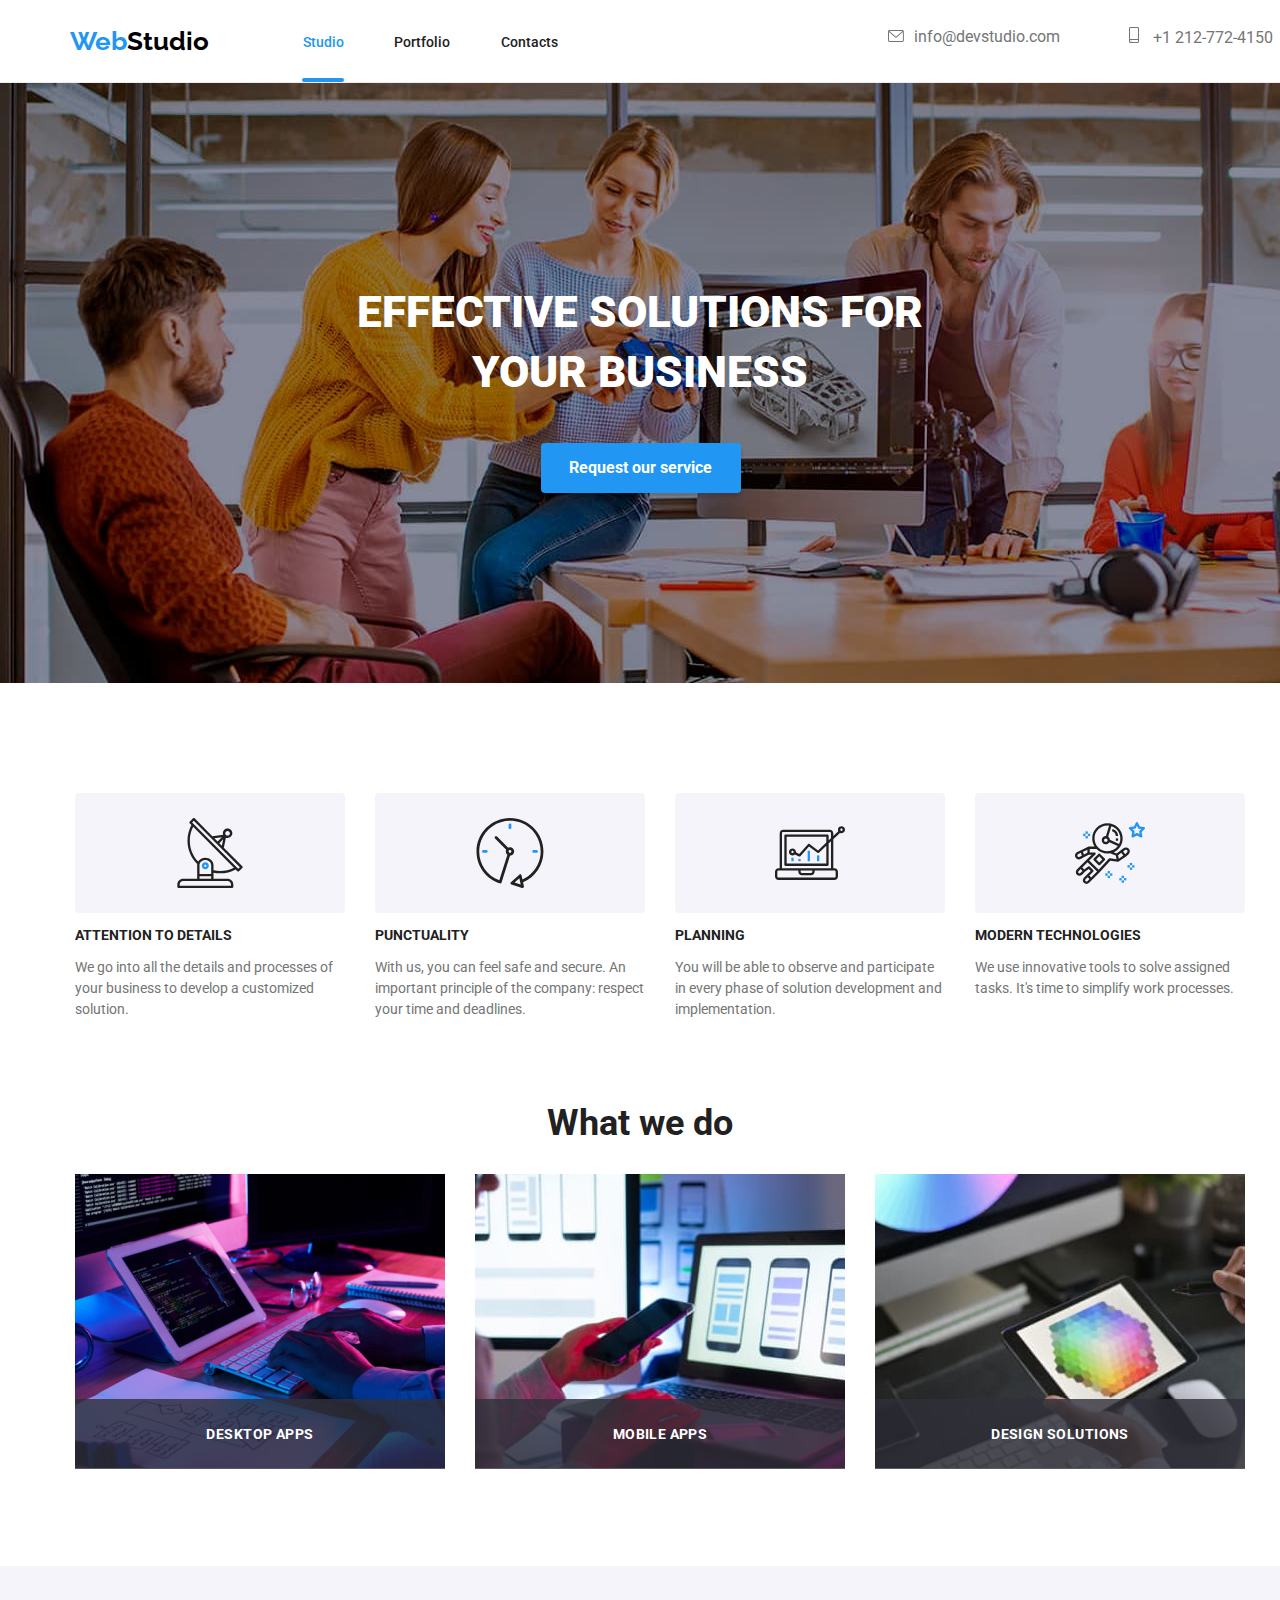
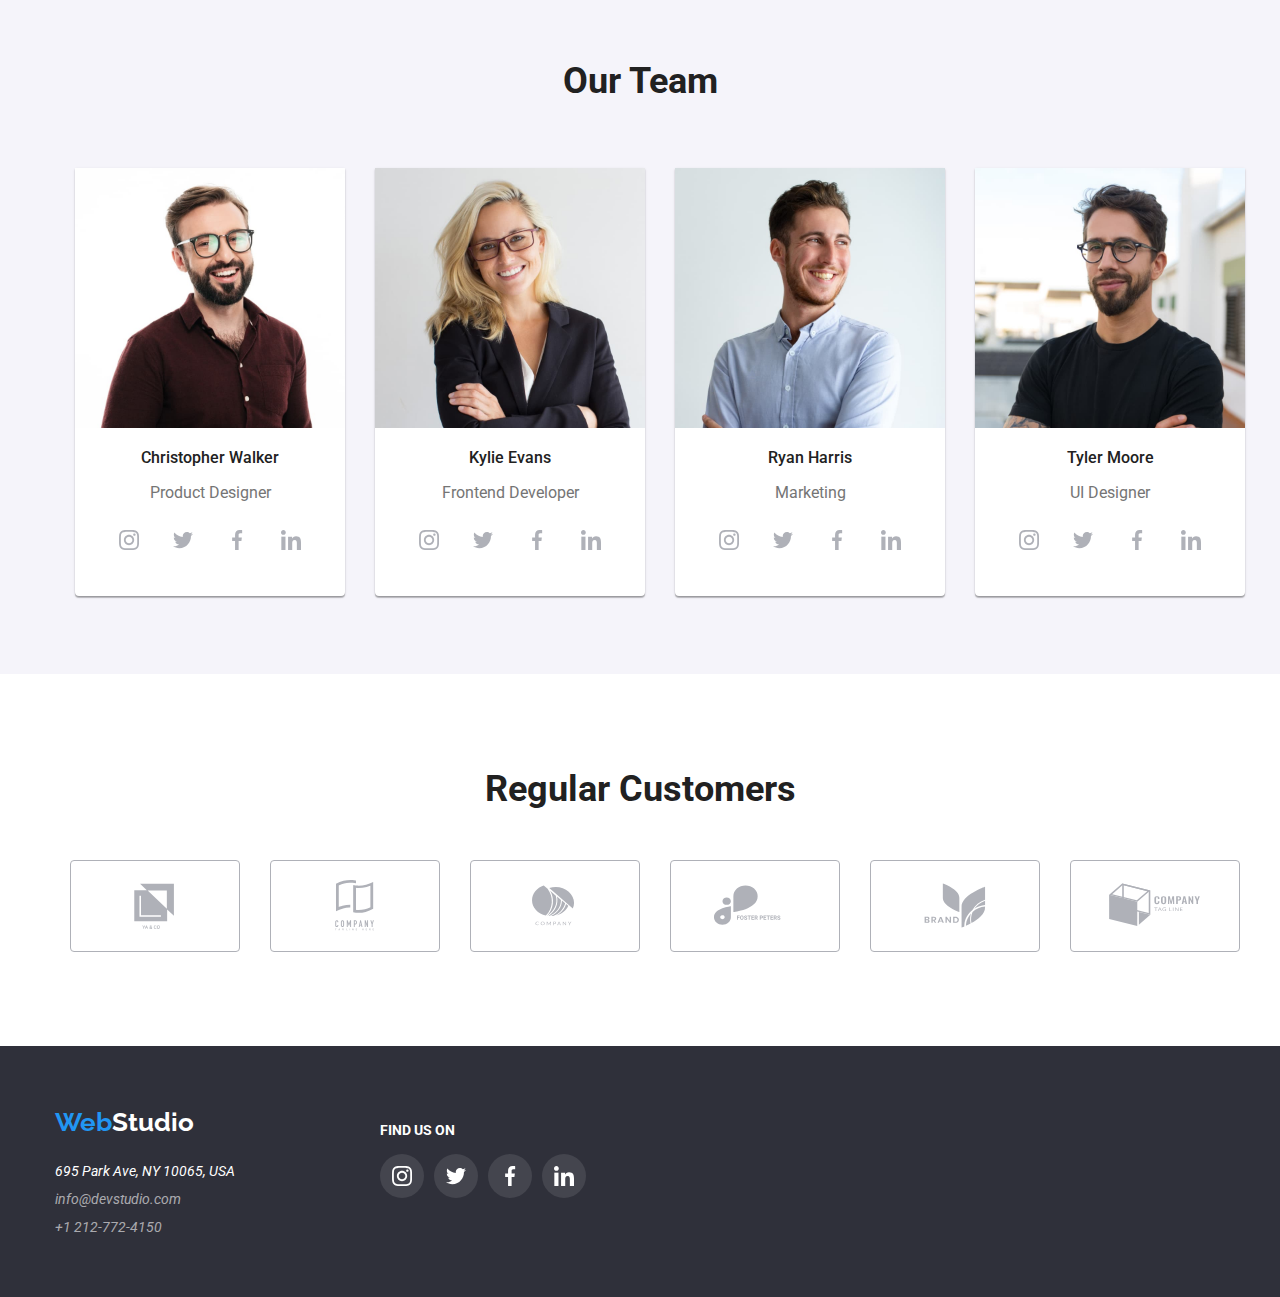
<file: index.html>
<!DOCTYPE html>
<html lang="en">
  <head>
    <meta charset="UTF-8" />
    <meta name="viewport" content="width=device-width, initial-scale=1.0" />
    <title>WebStudio</title>
    <link rel="preconnect" href="https://fonts.googleapis.com" />
    <link rel="preconnect" href="https://fonts.gstatic.com" crossorigin />
    <link
      href="https://fonts.googleapis.com/css2?family=Raleway:wght@700&family=Roboto:wght@400;500;700;900&display=swap"
      rel="stylesheet"
    />
    <link
      rel="stylesheet"
      href="https://cdnjs.cloudflare.com/ajax/libs/modern-normalize/1.0.0/modern-normalize.min.css"
    />
    <link rel="stylesheet" href="./css/style.css" />
  </head>
  <body>
  <header class="global-header">
      <div class="container">
        <div class="list-navig">
          <a class="logo" href="./index.html">
            <span class="web">Web</span>Studio
          </a>
          <!--Navigation Section-->
          <nav class="main-navigation">
            <ul>
              <div class="list-nav">
                <li>
                  <a href="./index.html"><span class="current">Studio</span></a>
                </li>
                <div  class="rectangle"></div>
              </div>
              
              
                <li><a href="./portfolio.html">Portfolio</a></li>
                
              
              <div class="list-nav">
                <li><a href="#">Contacts</a></li>
                <div  class="rectangle-three"></div>
              </div>
              
            </ul>
          </nav>
          <div class="contact-container">
            <div class="info"> 
              <a class="links" href="info@devstudio.com"> 
                <svg class="icon-envelope"> 
                  <use href="./symbol-defs.svg#icon-envelope-hover"/>
                </svg>info@devstudio.com</a><br />
            
            </div>
            <div class="info">
              <a class="links" href="tel:+1-212-772-4150"><svg class="icon-smartphone"> 
                <use href="./symbol-defs.svg#icon-smartphone"/>
              </svg>  +1 212-772-4150</a>
            </div>
          </div>
        </div>
      </div>
      
    </header>
    <main>
      <section class="section ">
        <section>
          <div class="solution">
            <div class="solution-container">
              <h1 class="title">EFFECTIVE SOLUTIONS FOR <br />YOUR BUSINESS</h1>
              <button data-modal-open class="request" type="button">Request our service</button>
            </div>
          </div>

        </section>
        
      </section>

      <section class="section">
          <div class="service-container">
            <ul>
              <li class="item">
                <div class="icon-detail">
                    <svg  class="svg-card" width="70" height="70"> 
                      <use href="./symbol-defs.svg#icon-antenna-1"/>
                    </svg>
                </div>
                  <h3>ATTENTION TO DETAILS</h3>
                  <p>
                    We go into all the details and processes of your business to
                    develop a customized solution.
                  </p>
              </li>
            
              <li class="item">
                <div class="icon-detail">
                    <svg width="70" height="70"> 
                     <use href="./symbol-defs.svg#icon-clock-1"/>
                    </svg>
                </div>
                  <h3>PUNCTUALITY</h3>
                  <p>
                  With us, you can feel safe and secure. An important principle of
                  the company: respect your time and deadlines.
                  </p>
              </li>

              <li class="item">
                <div class="icon-detail">
                    <svg width="70" height="70"> 
                     <use href="./symbol-defs.svg#icon-diagram-1"/>
                    </svg>
                </div>
                  <h3>PLANNING</h3>
                  <p>
                  You will be able to observe and participate in every phase of
                  solution development and implementation.
                  </p>
              </li>

              <li class="item">
                <div class="icon-detail">
                    <svg width="70" height="70"> 
                     <use href="./symbol-defs.svg#icon-astronaut-1"/>
                    </svg>
                </div>
                  <h3>MODERN TECHNOLOGIES</h3>
                  <p>
                  We use innovative tools to solve assigned tasks. It's time to
                  simplify work processes.
                  </p>
              </li>
            </ul>
          </div> 
      </section>

      <!--Section ''What we do''-->
      <section class="section">
        <div class="container-photo">
          <h2>What we do</h2>
        <div class="images-container">
          <ul>
            <li>
              <div class="what-we-do-bg">
                <div class="what-we-do-background">
                  <p class="what-we-do-text">DESKTOP APPS</p>
                </div>
                <img
                  src="./images/image1.jpg"
                  alt="A robust and highly flexible web app"
                  width="370"
                />
              </div>
            </li>
            <li>
              <div class="what-we-do-bg">
              <div class="what-we-do-background">
                <p class="what-we-do-text">MOBILE APPS</p>
              </div>
              <img src="./images/image2.jpg" alt="Web UI" width="370" />
            </div>
            </li>
            <li>
              <div class="what-we-do-bg">
                <div class="what-we-do-background">
                  <p class="what-we-do-text">DESIGN SOLUTIONS</p>
                </div>
              <img
                src="./images/image3.jpg"
                alt="Graphics Pictures"
                width="370"
              />
            </div>
            </li>
          </ul>
        </div>
        </div>
        
      </section>

      <!--Section ''Our Team''-->
      <section class="section">
        
        <div class="team">
          <div class="container">
            <h2 class="name">Our Team</h2>
          
          <div class="name-container">
            <ul>
              <li class="item-team">
                <img
                  src="./images/photo1.jpg"
                  alt="Christopher Walker"
                  width="270"
                />
                <h3>Christopher Walker</h3>
                <p>Product Designer</p>
                
                <div class="social-icon">
                  <ul>
                    <li>
                      <a class="svg-link">
                        <svg  class="c" width="20" height="20">
                          <use  href="./symbol-defs.svg#icon-instagram-2"/>
                        </svg>
                      </a>
                    </li>

                    <li>
                      <a class="svg-link">
                        <svg width="20" height="20"> 
                          <use href="./symbol-defs.svg#icon-twitter-1"/>
                        </svg>
                      </a>
                    </li>

                    <li>
                      <a class="svg-link">
                        <svg width="20" height="20"> 
                          <use href="./symbol-defs.svg#icon-facebook-1"/>
                        </svg>
                      </a>
                    </li>

                    <li>
                      <a class="svg-link">
                        <svg width="20" height="20"> 
                        <use href="./symbol-defs.svg#icon-linkedin-1"/>
                       </svg>
                      </a>
                    </li>
                  </ul> 
                </div>
              </li>

              <li class="item-team">
                <img src="./images/photo2.jpg" alt="Kylie Evans" width="270" />
                <h3>Kylie Evans</h3>
                <p>Frontend Developer</p>

                <div class="social-icon">
                  <ul>
                    <li>
                      <a class="svg-link">
                        <svg  class="c" width="20" height="20">
                          <use  href="./symbol-defs.svg#icon-instagram-2"/>
                        </svg>
                      </a>
                    </li>

                    <li>
                      <a class="svg-link">
                        <svg width="20" height="20"> 
                          <use href="./symbol-defs.svg#icon-twitter-1"/>
                        </svg>
                      </a>
                    </li>

                    <li>
                      <a class="svg-link">
                        <svg width="20" height="20"> 
                          <use href="./symbol-defs.svg#icon-facebook-1"/>
                        </svg>
                      </a>
                    </li>

                    <li>
                      <a class="svg-link">
                        <svg width="20" height="20"> 
                        <use href="./symbol-defs.svg#icon-linkedin-1"/>
                       </svg>
                      </a>
                    </li>
                  </ul> 
                </div>
              </li>

              <li class="item-team">
                <img src="./images/photo3.jpg" alt="Ryan Harris" width="270" />
                <h3>Ryan Harris</h3>
                <p>Marketing</p>

                <div class="social-icon">
                  <ul>
                    <li>
                      <a class="svg-link">
                        <svg  class="c" width="20" height="20">
                          <use  href="./symbol-defs.svg#icon-instagram-2"/>
                        </svg>
                      </a>
                    </li>

                    <li>
                      <a class="svg-link">
                        <svg width="20" height="20"> 
                          <use href="./symbol-defs.svg#icon-twitter-1"/>
                        </svg>
                      </a>
                    </li>

                    <li>
                      <a class="svg-link">
                        <svg width="20" height="20"> 
                          <use href="./symbol-defs.svg#icon-facebook-1"/>
                        </svg>
                      </a>
                    </li>

                    <li>
                      <a class="svg-link">
                        <svg width="20" height="20"> 
                        <use href="./symbol-defs.svg#icon-linkedin-1"/>
                       </svg>
                      </a>
                    </li>
                  </ul> 
                </div>
              </li>
              <li class="item-team">
                <img src="./images/photo4.jpg" alt="Tyler Moore" width="270" />
                <h3>Tyler Moore</h3>
                <p>UI Designer</p>
                <div class="social-icon">
                  <ul>
                    <li>
                      <a class="svg-link">
                        <svg  class="c" width="20" height="20">
                          <use  href="./symbol-defs.svg#icon-instagram-2"/>
                        </svg>
                      </a>
                    </li>

                    <li>
                      <a class="svg-link">
                        <svg width="20" height="20"> 
                          <use href="./symbol-defs.svg#icon-twitter-1"/>
                        </svg>
                      </a>
                    </li>

                    <li>
                      <a class="svg-link">
                        <svg width="20" height="20"> 
                          <use href="./symbol-defs.svg#icon-facebook-1"/>
                        </svg>
                      </a>
                    </li>

                    <li>
                      <a class="svg-link">
                        <svg width="20" height="20"> 
                        <use href="./symbol-defs.svg#icon-linkedin-1"/>
                       </svg>
                      </a>
                    </li>
                  </ul> 
                </div>
              </li>
            </ul>
          </div>

          </div>
        
            
        </div>
      </section>
    <!--Section ''Regular Customer''--><!--Section ''Regular Customer''-->
    <section> 
      <div class="container">
      <h2 class="heading-section">Regular Customers</h2>
      <div class="regular-customers">
        <svg class="regular-customers-svgs" width="160" height="60"> 
          <use href="./symbol-defs.svg#icon-Logo-2"/>
        </svg>
        <svg class="regular-customers-svgs" width="160" height="60"> 
          <use href="./symbol-defs.svg#icon-Logo-3"/>
        </svg>
        <svg  class="regular-customers-svgs" width="160" height="60"> 
          <use href="./symbol-defs.svg#icon-Logo-4"/>
        </svg>
        <svg  class="regular-customers-svgs" width="160" height="60"> 
          <use href="./symbol-defs.svg#icon-Logo-7"/>
        </svg>
        <svg class="regular-customers-svgs" width="160" height="60">  
          <use href="./symbol-defs.svg#icon-Logo-5"/>
        </svg>
        <svg class="regular-customers-svgs" width="160" height="60"> 
          <use href="./symbol-defs.svg#icon-Logo-6"/>
        </svg>
      </div>
    </div>
    </section>

    
     

    </main>
    <!--Section ''Footer''-->
    <footer class="information">
      <div class="container">
        <div class="information-address">
          <div>
            <a class="logo" href="./index.html">
              <span class="web">Web</span><span class="studio">Studio</span></a
            >
            <div class="contacts-container">
              <address class="contacts">
                <span class="street">695 Park Ave, NY 10065, USA </span>
                <a class="links" href="info@devstudio.com">
                  <span class="info">info@devstudio.com </span></a
                >
                <a class="links" href="tel:+1-212-772-4150"
                  ><span class="nummber">+1 212-772-4150 </span></a
                >
              </address>
            </div>
          </div>
    
          <div class="address-icon">
            <h3>Find us on</h3>
            
            <div class="social-icon">
              <ul>
                <li>
                  <a class="svg-link">
                    <svg  class="c" width="20" height="20">
                      <use  href="./symbol-defs.svg#icon-instagram-2"/>
                    </svg>
                  </a>
                </li>
  
                <li>
                  <a class="svg-link">
                    <svg width="20" height="20"> 
                      <use href="./symbol-defs.svg#icon-twitter-1"/>
                    </svg>
                  </a>
                </li>
  
                <li>
                  <a class="svg-link">
                    <svg width="20" height="20"> 
                      <use href="./symbol-defs.svg#icon-facebook-1"/>
                    </svg>
                  </a>
                </li>
  
                <li>
                  <a class="svg-link">
                    <svg width="20" height="20"> 
                    <use href="./symbol-defs.svg#icon-linkedin-1"/>
                   </svg>
                  </a>
                </li>
              </ul> 
            </div>
          </div>
        </div>
      </div>
      
    </footer>
    <!--Request our service modal-->
    <div class="modal is-hidden" data-modal>
      <div class="modal-content">
        <div class="modal-box">
        <button class="close-modal-button" data-modal-close ><svg class="close-modal-svg">
          <use href="./symbol-defs.svg#icon-close-black-18dp-2-1"></use>
        </svg></button>
        </div>
      </div>

    </div>
    <script src="./js/modal.js"></script>
  </body>
</html>
</file>
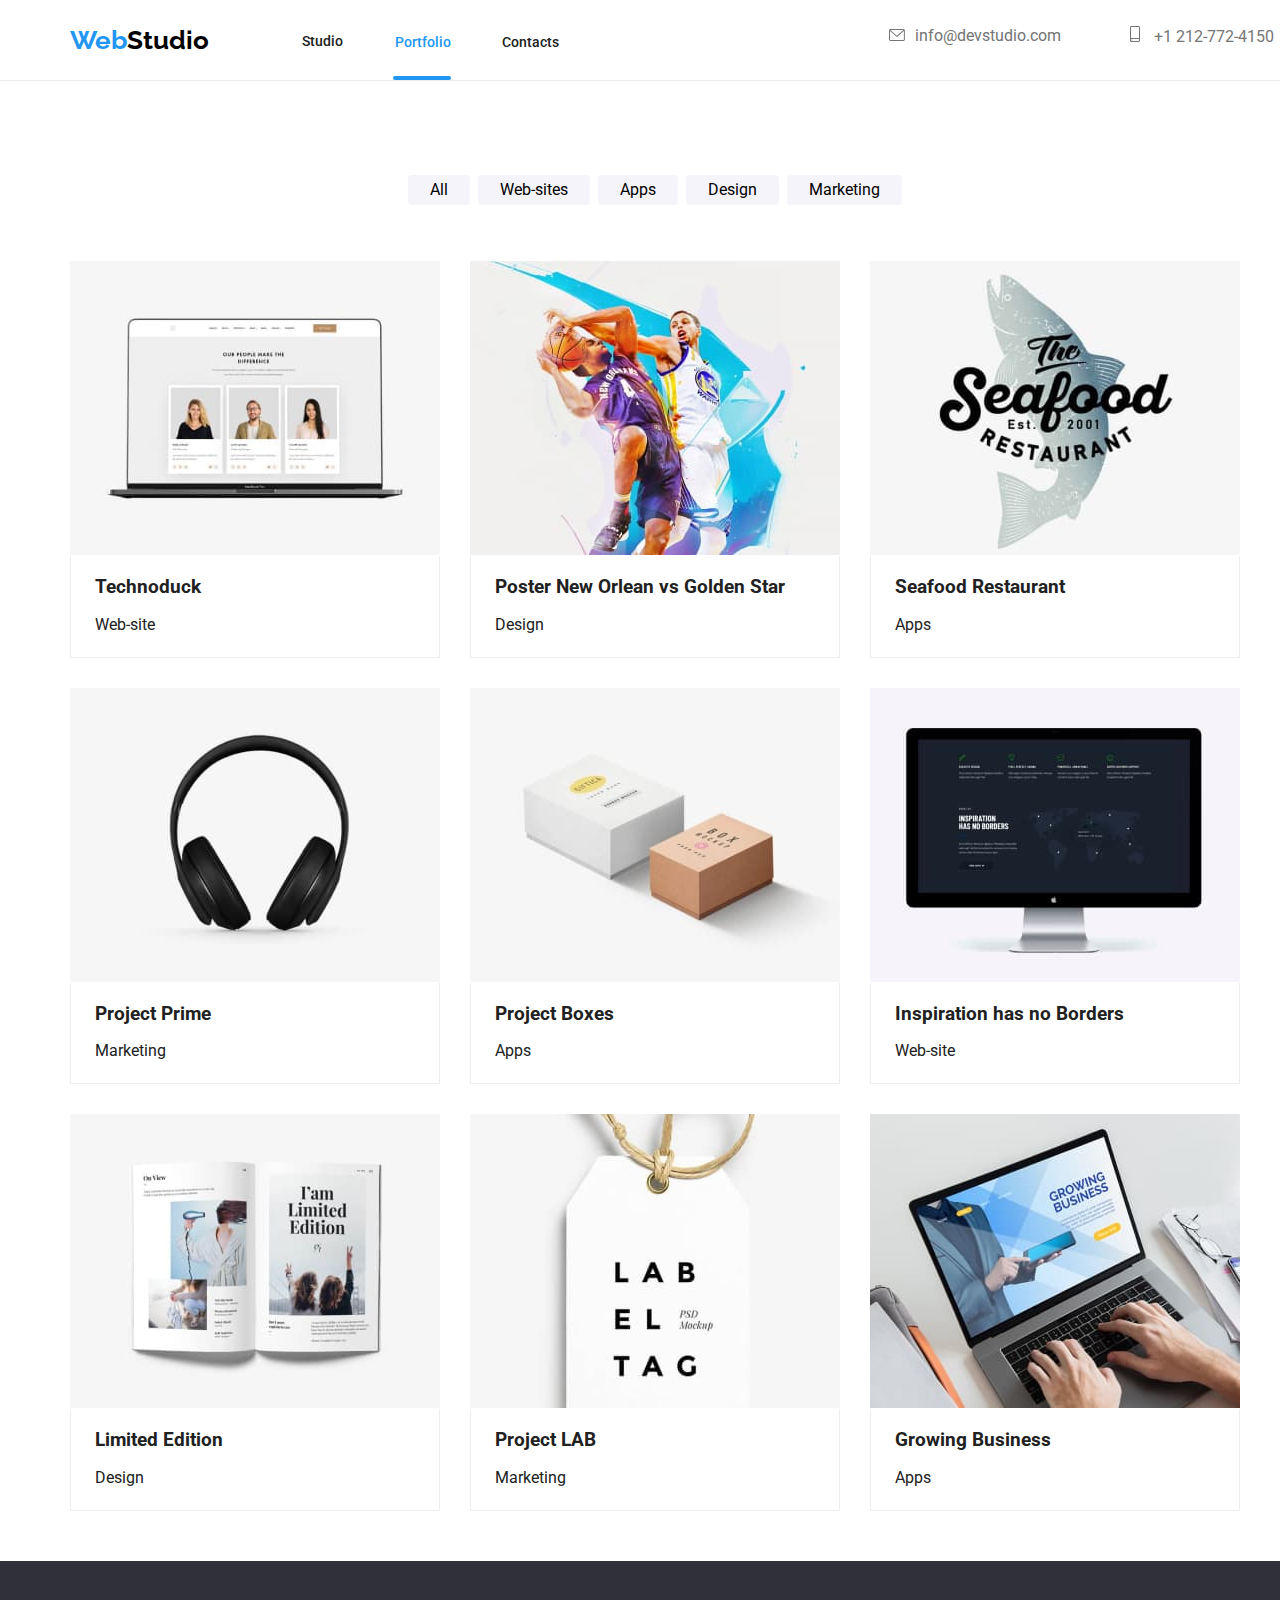
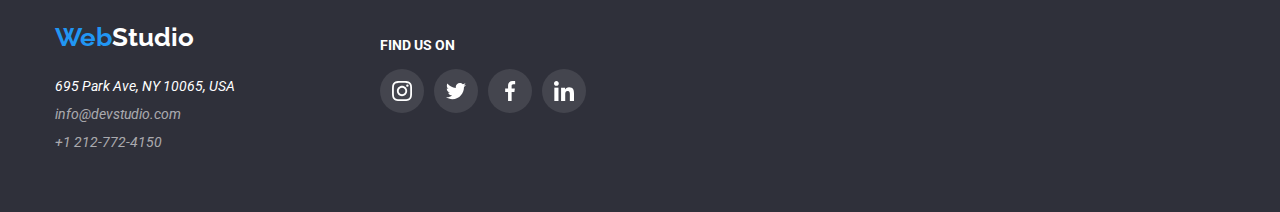
<file: portfolio.html>
<!DOCTYPE html>
<html lang="en">
  <head>
    <meta charset="UTF-8" />
    <meta name="viewport" content="width=device-width, initial-scale=1.0" />
    <title>Portofoliu</title>
    <link rel="preconnect" href="https://fonts.googleapis.com" />
    <link rel="preconnect" href="https://fonts.gstatic.com" crossorigin />
    <link
      href="https://fonts.googleapis.com/css2?family=Raleway:wght@700&family=Roboto:wght@400;500;700;900&display=swap"
      rel="stylesheet"
    />
    <link
      rel="stylesheet"
      href="https://cdnjs.cloudflare.com/ajax/libs/modern-normalize/1.0.0/modern-normalize.min.css"
    />
    <link rel="stylesheet" href="./css/style.css">
  </head>
  <body>
    <header class="global-header">
      <div class="container">
        <div class="list-navig">
          <a class="logo" href="./index.html">
            <span class="web">Web</span>Studio
          </a>
          <!--Navigation Section-->
          <nav class="main-navigation">
            <ul>
              <li>
                <a href="./index.html">Studio</a>
              </li>
              <div class="list-nav-two">
                <li><a href="./portfolio.html"><span class="current">Portfolio</span></a></li>
                <div  class="rectangle-two"></div>
              </div>
              <div class="list-nav-two">
                <li><a href="#">Contacts</a></li>
                <div  class="rectangle-three"></div>
              </div>
            </ul>
          </nav>

          <div class="contact-container">
            <div class="info"> 
              <a class="links" href="info@devstudio.com"> 
                <svg class="icon-envelope"> 
                  <use href="./symbol-defs.svg#icon-envelope-hover"/>
                </svg>info@devstudio.com</a><br />
            
            </div>
            <div class="info">
              <a class="links" href="tel:+1-212-772-4150"><svg class="icon-smartphone"> 
                <use href="./symbol-defs.svg#icon-smartphone"/>
              </svg>  +1 212-772-4150</a>
            </div>
          </div>

        </div>
      </div>
    </header>

    <main>
      <!--Portofolio Section-->
      <section class="section">
        <div class="container">
          <div class="portofolio-container">
            <!--<section class="section">-->
              <div class="button-container">
                <ul>
                  <li><button class="button-filter" type="button">All</button></li>
                  <li>
                    <button class="button-filter" type="button">Web-sites</button>
                  </li>
                  <li><button class="button-filter" type="button">Apps</button></li>
                  <li>
                    <button class="button-filter" type="button">Design</button>
                  </li>
                  <li>
                    <button class="button-filter" type="button">Marketing</button>
                  </li>
                </ul>
              </div>
            <div class="filter-section">
              <!--<section class="section">-->
                <ul>
                  <li class="item-filter">
                    <div class="projects-grid-img">
                      <div class="overlay">
                        <div class="description">
                          <p>
                            Technoduck is a state-of-the-art coronavirus distribution
                            platform. Companies use this platform for digital espionage
                            and attacks on competitors' secure servers.
                          </p>
                        </div>
                      <img
                        src="./images/technoduck.jpg"
                        alt="Technoduck"
                        width="370"
                      />
                    </div>
                      <div class="card-text">
                        <h3>Technoduck</h3>
                        <p>Web-site</p>
                      </div>
                  </li>
    
                  <li class="item-filter">
                    <div class="projects-grid-img">
                      <div class="overlay">
                        <div class="description">
                          <p>
                            Lorem, ipsum dolor sit amet consectetur adipisicing elit. Esse ex temporibus veniam voluptate optio perspiciatis provident velit eligendi maiores, sequi nostrum necessitatibus at atque hic ipsam illum ratione tempora quos.
                          </p>
                        </div>
                      <img
                        src="./images/poster-new_orlean_vs_golden_star.jpg"
                        alt="Poster New Orlean vs Golden Star"
                        width="370"
                      />
                    </div>
                      <div class="card-text">
                        <h3>Poster New Orlean vs Golden Star</h3>
                        <p>Design</p>
                      </div>
                    </div>
                  </li>
    
                  <li class="item-filter">
                    <div class="projects-grid-img">
                      <div class="overlay">
                        <div class="description">
                          <p>
                            Lorem ipsum dolor sit amet consectetur adipisicing elit. Maiores, doloremque. Cupiditate excepturi repellendus sapiente laboriosam repudiandae et error inventore animi minima tenetur officia voluptatem non, labore ea amet voluptatum possimus.
                          </p>
                        </div>
                      <img
                        src="./images/seafood_restaurant.jpg"
                        alt="Seafood Restaurant"
                        width="370"
                      />
                    </div>
                      <div class="card-text">
                        <h3>Seafood Restaurant</h3>
                        <p>Apps</p>
                      </div>
                    </div>
                  </li>
    
                  <li class="item-filter">
                    <div class="projects-grid-img">
                      <div class="overlay">
                        <div class="description">
                          <p>
                            Lorem ipsum dolor sit amet consectetur adipisicing elit. Maxime impedit voluptate iure ea unde reprehenderit qui exercitationem quo facere, consequuntur odio nostrum culpa neque at fugiat vitae quas temporibus itaque!
                          </p>
                        </div>
                      <img
                        src="./images/project_prime.jpg"
                        alt="Project Prime"
                        width="370"
                      />
                    </div>
                    <div class="card-text">
                      <h3>Project Prime</h3>
                      <p>Marketing</p>
                    </div>
                  </li>
    
                  <li class="item-filter">
                    <div class="projects-grid-img">
                      <div class="overlay">
                        <div class="description">
                          <p>
                            Lorem ipsum dolor sit amet, consectetur adipisicing elit. Voluptatem at placeat optio. Voluptatum quos velit distinctio minima incidunt autem aperiam perferendis quia nihil rerum obcaecati mollitia tempora quis, molestias vel!
                          </p>
                        </div>
                      <img
                        src="./images/project_boxes.jpg"
                        alt="Project Boxes"
                        width="370"
                      />
                    </div>
                      <div class="card-text">
                        <h3>Project Boxes</h3>
                        <p>Apps</p>
                      </div>
                    </div>
                  </li>
    
                  <li class="item-filter">
                    <div class="projects-grid-img">
                      <div class="overlay">
                        <div class="description">
                          <p>
                            Lorem ipsum dolor sit, amet consectetur adipisicing elit. Perspiciatis maxime facilis natus nostrum quisquam molestias incidunt suscipit? Reprehenderit, neque assumenda illum recusandae error sequi. Nam nobis vitae vero laudantium eaque.
                          </p>
                        </div>
                      <img
                        src="./images/inspiration_has_no_borders.jpg"
                        alt="Inspiration has no Borders"
                        width="370"
                      />
                    </div>
                      <div class="card-text">
                        <h3>Inspiration has no Borders</h3>
                        <p>Web-site</p>
                      </div>
                    </div>
                  </li>
    
                  <li class="item-filter">
                    <div class="projects-grid-img">
                      <div class="overlay">
                        <div class="description">
                          <p>
                            Lorem ipsum dolor sit amet consectetur adipisicing elit. Ratione dolor culpa, veritatis accusantium aspernatur soluta ducimus nisi qui assumenda iste nesciunt ut animi vitae sit magni ad recusandae distinctio dolore.
                          </p>
                        </div>
                      <img
                        src="./images/limited_edition.jpg"
                        alt="Limited Edition"
                        width="370"
                      />
                    </div>
                      <div class="card-text">
                        <h3>Limited Edition</h3>
                        <p>Design</p>
                      </div>
                    </div>
                  </li>
    
                  <li class="item-filter">
                    <div class="projects-grid-img">
                      <div class="overlay">
                        <div class="description">
                          <p>
                            Lorem ipsum dolor sit amet consectetur adipisicing elit. Quos totam, amet nam odio magni obcaecati quaerat voluptates sunt facere laboriosam tempora dolor ea nihil similique, inventore sapiente explicabo quis velit.
                          </p>
                        </div>
                      <img
                        src="./images/project_lab.jpg"
                        alt="Project LAB"
                        width="370"
                      />
                    </div>
                      <div class="card-text">
                        <h3>Project LAB</h3>
                        <p>Marketing</p>
                      </div>
                    </div>
                  </li>
    
                  <li class="item-filter">
                    <div class="projects-grid-img">
                      <div class="overlay">
                        <div class="description">
                          <p>
                            Lorem ipsum dolor sit amet consectetur adipisicing elit. Alias ducimus odit deserunt ratione laborum cupiditate. Delectus commodi quo et, omnis provident obcaecati quaerat pariatur reprehenderit, a aliquid id suscipit doloremque?
                          </p>
                        </div>
                      <img
                        src="./images/growing_business.jpg"
                        alt="Growing Business"
                        width="370"
                      />
                    </div>
                      <div class="card-text">
                        <h3>Growing Business</h3>
                        <p>Apps</p>
                      </div>
                    </div>
                  </li>
                </ul>
              </section>
            </div>
          </div>
        </div>
      </section>
    </main>

    <!--Section ''Footer''-->
    <footer class="information">
      <div class="container">
        <div class="information-address">
          <div>
            <a class="logo" href="./index.html">
              <span class="web">Web</span><span class="studio">Studio</span></a
            >
            <div class="contacts-container">
              <address class="contacts">
                <span class="street">695 Park Ave, NY 10065, USA </span>
                <a class="links" href="info@devstudio.com">
                <span class="info">info@devstudio.com </span></a>
                <a class="links" href="tel:+1-212-772-4150"> 
                <span class="nummber">+1 212-772-4150 </span></a>
              </address>
            </div>
          </div>
    
          <div class="address-icon">
            <h3>Find us on</h3>
            <div class="social-icon">
              <ul>
                <li>
                  <a class="svg-link">
                    <svg  class="c" width="20" height="20">
                      <use  href="./symbol-defs.svg#icon-instagram-2"/>
                    </svg>
                  </a>
                </li>
  
                <li>
                  <a class="svg-link">
                    <svg width="20" height="20"> 
                      <use href="./symbol-defs.svg#icon-twitter-1"/>
                    </svg>
                  </a>
                </li>
  
                <li>
                  <a class="svg-link">
                    <svg width="20" height="20"> 
                      <use href="./symbol-defs.svg#icon-facebook-1"/>
                    </svg>
                  </a>
                </li>
  
                <li>
                  <a class="svg-link">
                    <svg width="20" height="20"> 
                    <use href="./symbol-defs.svg#icon-linkedin-1"/>
                   </svg>
                  </a>
                </li>
              </ul> 
            </div>
          </div>
        </div>
      </div>
      
    </footer>
  </body>
</html>
</file>
<file: css/style.css>
body{
    font-family: Roboto,Verdana, Geneva, Tahoma, sans-serif;
    font-style: normal;
    color: #212121;
    line-height: normal;
    background-color: #FFF;   
}
body{
    margin: 0px;
}

body h2{
    text-align: center;
    font-size: 36px;
    font-weight: 700; 
}
.item h3{
    font-size: 14px;
    font-weight: 700;
}
.item p{
    color:#757575;
    font-size: 14px;
    font-weight: 400;
    line-height: 150%;
}
/*Solution section*/
.solution{
    background-color:#2F303A ;
}
.solution h1{
    color: #FFF;
    text-align: center;
    font-size: 44px;
    font-weight: 900;
    line-height: 136.364%;
}
.solution .request{
    background-color: #2196F3;
    color: #FFF;
    font-size: 16px;
    font-weight: 700;
    line-height: 187.5%;
}
.request:hover{
background-color:#188CE8 ;
transition: color 250ms ease, cubic-bezier(0.4, 0, 0.2, 1) ease;
}
.images-container img{
    width: 370px;
    height: 294px
}
.solution{
    display: flex;
    height: 600px;  
    justify-content: center;
}
.title{
    display: block;
    width: 696px;
    height: 120px;
    margin: 0 auto;   
}
.solution-container{
    display: flex;
    flex-direction: column;
    justify-content: space-between;
    padding-top: 200px;
    padding-bottom:210px; 
}
.solution button{
    display: block;
    width: 200px;
    height: 50px;
    border: 0; 
    border-radius: 4px;
    background: #2196F3;
    box-shadow: 0px 4px 4px 0px rgba(0, 0, 0, 0.15);
    transition: box-shadow 250ms ease, cubic-bezier(0.4, 0, 0.2, 1) ease; 
}
 .solution-container button{
    margin-top:  40px;
    margin-right: 719px;
    margin-bottom:  210px;
    margin-left: 720px;
    padding: 10px 20px 10px 20px;
}
/*Our team section*/
.team{
    background-color: #F5F4FA;
    height: 708px;
}
.team h3{
    text-align: center;
    font-size: 16px;
    font-weight: 500;
}
.team img{
    width: 270px;
    height: 260px;
}
.team p{
    color:#757575;
    text-align: center;
    font-size: 16px;
    font-weight: 400;  
}
.item-team{
    width:270px;
    height:428px;
    background-color: #FFFFFF;
    border-radius: 0px 0px 4px 4px;
    box-shadow: 0px 2px 1px 0px rgba(0, 0, 0, 0.20), 0px 1px 1px 0px rgba(0, 0, 0, 0.14), 0px 1px 3px 0px rgba(0, 0, 0, 0.12);
}

.name-container ul{
    display: flex;
    justify-content: center;
    align-items: center;
    gap: 30px;  
}
.name{
    padding-top: 94px;
    padding-bottom: 50px;
    margin:0 auto;
}
/*Logo navigation */
.logo{
    color:#000;
    font-family:Raleway, Verdana, Geneva, Tahoma, sans-serif;
    font-size: 26px;
    font-weight: 700;
}
.logo .web {
    color: #2196F3;    
}
.information .logo .studio{
    color: #FFF;
    text-decoration: none;
}
.logo .studio:hover{color: #2196F3;}

ul{
    list-style-type: none;
}
.global-header .logo{
    display: flex;
    width: 145px;
    height: 31px;
    align-items: center; 
}
/* Links*/
.links {
    color:#757575;    
    text-decoration: none;
}
.links:hover{
    color:#2196F3;
}
a{
    text-decoration: none;
}
.main-navigation a:link,
.main-navigation a:visited,
.main-navigation a {
    color:#212121;
    font-size: 14px;
    font-weight: 500;
}
.main-navigation a:hover{
     color:#2196F3;
     transition: color 250ms ease, cubic-bezier(0.4, 0, 0.2, 1) ease;
}
.main-navigation a:focus{color: #2196F3;}
.current{
    color: #2196F3;
}
.main-navigation a:active{color: #2196F3;}
.main-navigation ul{
    display: flex;
    justify-content:space-between;
    align-items: center;
    flex-direction: row;
    gap:50px; 
    padding-left: 93px;
    margin-top: 0px;
    margin-bottom: 0px;
}.information-address
.global-header{
    background-color: #FFFFFF;
    display: flex;
    height: 80px;
    align-items: center;
    border-bottom: 1px solid #ECECEC;
    padding-top: 24px; 
    padding-bottom:25px;
    padding-left:215px; 
    justify-content:center ; 
}
.global-header{
    border-bottom: 1px solid #ECECEC;
}
.contact-container{
display: flex;
 justify-content: space-between;
 align-items: center;
 padding-left: 330px;
 fill: #757575;
}
.contact-container{
    display: flex;
    flex-direction: row;
    gap: 10px;
    justify-content: space-between;
}
.container-photo{
    padding-top:94px;
}
/*Description section*/
.service-container ul{
    display: flex;
    gap: 30px;
    align-items: center;
    justify-content: center;
    padding-top:94px ; 
    padding-bottom: 94px;  
}
.item{
    width: 270px;
    height: 75px;
    flex-shrink: 0;}
/*Footer Section*/
.information{
    background-color:#2F303A ;    
}  
.contacts a{color:#FFFFFF99;
    font-size: 14px;
    font-weight: 400;
}
.information a:hover{
    color:#2196F3;
    transition: color 250ms ease, cubic-bezier(0.4, 0, 0.2, 1) ease;
}
.contacts{color:#FFFFFF;
    font-size: 14px;
    font-weight: 400;
}
.information{
    height: 251px;
    display:flex;
    align-items: center;
    justify-content: space-between;
}
.information .logo{
    display: block;
    width: 145px;
    height: 31px;
    padding-top:  60px;
   padding-bottom:  28px;
}
.street{
    display: block;
    width: 207px;
    height: 16px;
    margin-top: 28px;
    margin-bottom: 12px;
}
.info{
    display: block;
    width: 231px;
    height: 16px;
    margin-bottom: 12px; 
}
.nummber{
    display: block;
    width: 231px;
    height: 16px;
    margin-bottom: 60px; 
}
/*Portofolio section*/
.buttons{
    background-color: #F5F4FA;
    text-align: center;
    font-size: 16px;
    font-weight: 500;
    line-height: 162.5%;
    margin-left: auto;
    margin-right: auto;
}
button:hover{
    color: #FFF;
    cursor: pointer;
    background-color:#2196F3;
    border-radius: 4px;
    background: #2196F3;
    box-shadow: 0px 4px 4px 0px rgba(0, 0, 0, 0.15);
    transition: box-shadow 250ms ease, cubic-bezier(0.4, 0, 0.2, 1) ease;
}

 button:active{
    color: #FFF;
    cursor: pointer;
    background-color:#2196F3;
}
button:focus{
    color:#FFF;
    background-color: #2196F3;
}
.filter h3{
    font-size: 18px;
    font-weight: 700;
    line-height:200%;
}
.filter p{
    color: #757575;
    font-size: 16px;
    font-weight: 400;
    line-height:187.5%;
}
.filter img{
    width: 370px;
    height: 294px;
}
.images-container ul{
    display: flex;
    align-items: center;
    gap: 30px;
    justify-content: center;
    padding-bottom: 94px;
    margin:0 auto;
}
.portofolio-container{
    width: 1200px;
}
.portofolio-container ul{
    background-color: #FFFFFF;
    width: 1200px;
    display: flex;
    justify-content: center;
    flex-wrap: wrap;
    gap: 30px;
    margin-top: 0px;
    margin-bottom: 0px;
    padding-left: 0px;    
}
 .button-filter{
    border-radius: 4px;
    background: #F5F4FA;
    gap: 8px;
    padding-top: 6px;
    padding-right: 22px;
    padding-bottom: 6px;
    padding-left: 22px;
    border: 0;  
}
.button-container ul{
    display: flex;
    flex-direction: row;
    justify-content: center;
    align-items: center;
    gap: 8px;
    padding-top: 94px;
    padding-bottom: 56px;
    margin:0 auto;
}
.button-filter:hover {
    box-shadow: 0px 2px 2px 0px rgba(0, 0, 0, 0.12), 0px 1px 2px 0px rgba(0, 0, 0, 0.08), 0px 3px 1px 0px rgba(0, 0, 0, 0.10);
    transition: box-shadow 250ms ease, cubic-bezier(0.4, 0, 0.2, 1) ease;
}
.filter-section {
    display: flex;
    justify-content: center;
    padding-bottom: 50px;
    gap: 8px;
}
 .project-grid-img{
    flex-basis: calc((100% - 30px) / 3)
}
.project-grid-img:hover{
    border: 1px solid #EEE;
    background: #FFF;
    box-shadow: 1px 4px 6px 0px rgba(0, 0, 0, 0.16), 0px 4px 4px 0px rgba(0, 0, 0, 0.06), 0px 1px 1px 0px rgba(0, 0, 0, 0.12);
}
.item-filter:hover{
    border: 1px solid #EEE;
    background: #FFF;
    box-shadow: 1px 4px 6px 0px rgba(0, 0, 0, 0.16), 0px 4px 4px 0px rgba(0, 0, 0, 0.06), 0px 1px 1px 0px rgba(0, 0, 0, 0.12);
}
.card-text{
   border-right: 1px solid #EEEEEE ;
   border-bottom: 1px solid #EEEEEE;
   border-left: 1px solid #EEEEEE;
margin-top: -22px;
}
.item-filter h3{
    width: 322px;
    height: 36px;
    padding-top: 20px;
    padding-bottom: 4px;
    padding-left: 24px;
}
.item-filter p{
    width: 322px;
    height: 30px;
    padding-top: 4px;
    padding-right: 24px;
    padding-bottom: 20px;
    padding-left: 24px;
}
.item-filter span{
    width: 322px;
    height: 30px;
    padding-top: 4px;
    padding-right: 24px;
    padding-bottom: 50px;
    padding-left: 24px;  
}
.solution{
    background: url(../images/backgraund-img.jpg);
    background-color: #C4C4C4;
    background-color: rgba(47, 48, 58, 0.4);
}
.icon-envelope{
    width: 16px;
    height: 11.9px;
    margin-right: 10px;
}
 .icon-envelope use:hover{
    color:#2196F3;
}
.icon-smartphone{
    width: 10px;
    height: 16px;
    margin-right: 10px;
}
.icon-list{
    width: 1200px;
}
.icon-list ul{
    width: 1200px;
    display: flex;
    flex-direction: row;
    align-items: center;
    justify-content: space-between;
    padding:94px 215px 30px 215px;
    gap: 30px;
    margin:0 auto;
}
.icon-list svg{
    width: 70px;
    height: 70px;
    margin:25px 100px 25px 100px;
}
.icon-detail{
    display:flex;
    justify-content: center;
    align-items: center;
    width:270px;
    height:120px;
    background-color: rgba(245, 244, 250, 1);
    border-radius:4px;
}
.svg-card {
    width:70px;
    height:70px; 
}
.heading-section {
    display: flex;
    justify-content: center;
    padding-top: 94px;
    padding-bottom:50px;
    margin:0 auto;
}
.regular-customers {
    display: flex;
    justify-content: space-between;
    align-items: center;
    padding-left:15px;
    padding-right:15px;
    fill:rgba(175, 177, 184, 1);
    width: 1200px;
    padding-bottom: 94px;
}
.regular-customers-svgs {
    height: 92px;
    width: 170px;
    padding: 16px 32px 16px 32px;
    border: 1px solid rgba(175, 177, 184, 1);
    border-radius: 4px;
    cursor:pointer;
    justify-content: center;
    gap:30px ;
    transition: fill 250ms ease, cubic-bezier(0.4, 0, 0.2, 1) ease;
    transition: border 250ms ease, cubic-bezier(0.4, 0, 0.2, 1) ease;
}
.regular-customers-svgs:hover {
    border:1px solid #2196F3;
    fill:#2196F3;
}
.container {
    width: 1200px;
    margin: 0 auto;
    padding: 0 15px;
}
.regular-customers ul{
    width: 1200px;
    display: flex;
    flex-direction: row;
    align-items: center;
    justify-content: space-between;
    padding-left: 215px;
    gap: 30px; 
    padding-bottom: 94px;
    margin:0 auto:
}
.regular-custumer h2{
    padding-top:94px;
    padding-bottom:50px;
    margin: 0 auto;
}
.social-icon ul{
    width: 206px;
    display: flex;
    align-items: center;
    justify-content: space-between;
    padding-left: 32px;
    gap: 10px;  
}

.svg-link{
    text-decoration: none;
    width:44px;
    height:44px;
    display:flex;
    justify-content: center;
    align-items: center;
    border: 1px solid transparent;
    border-radius: 50%;
    fill: rgba(175, 177, 184, 1);
    transition: fill 250ms ease, cubic-bezier(0.4, 0, 0.2, 1) ease;
}
.svg-link:hover{
    border: 1px solid #2196F3;
    border-radius: 50%;
    background-color: #2196F3;
    fill:rgba(255, 255, 255, 1);
    transition: fill 250ms ease, cubic-bezier(0.4, 0, 0.2, 1) ease;
}
.address-icon .svg-link{
    border: 1px solid transparent;
    border-radius: 50%;
    background-color:#FFFFFF1A ;
}
.address-icon .svg-link:hover{
    border: 1px solid #2196F3;
    border-radius: 50%;
    background-color: #2196F3;
    fill:rgba(255, 255, 255, 1);
    transition: backraund-color 250ms ease, cubic-bezier(0.4, 0, 0.2, 1) ease;
}
.info:hover{
    color:#2196F3;
    fill: #2196F3;
}
.info use{
    gap: 10px;
}
.information-address{
    display: flex;
    flex-direction: row;
}
.address-icon{
    padding-top:75px ;
    padding-right: 1005px;
    padding-left: 94px;
    margin: 0 auto;
}
.address-icon h3{
    color: #FFF;
    font-family: Roboto,Verdana, Geneva, Tahoma, sans-serif;
    font-size: 14px;
    font-style: normal;
    font-weight: 700;
    line-height: normal;
    text-transform: uppercase;
    margin-top: 0;   
}
.address-icon .symbol{
    width: 44px;
    height: 44px;
    border-radius: 50%;
    background-color: #FFFFFF1A; 
}
.symbol:hover{
    background-color: #2196F3;
}
.address-icon svg{
    fill:#FFFFFF;
}
.address-icon .social-icon ul{
    padding: 0;
}
.rectangle{
    border-radius: 2px;
    background: #2196F3;
    width: 42px;
    height: 4px;
}
.list-nav{
    display: flex;
    flex-direction:column;
    row-gap: 27px;
    align-items: flex-end;
    padding-top: 32px;
}
.rectangle-three:hover{
    background-color: #2196F3;
}
.list-nav{
    display: flex;
    flex-direction:column;
    row-gap: 27px;
    align-items: flex-end;
    padding-top: 32px;
}
.list-nav-two{
    display: flex;
    flex-direction:column;
    row-gap: 25px;
    align-items: flex-end;
    padding-top: 32px;
}
.rectangle-two{
    border-radius: 2px;
    background: #2196F3;
    width: 58px;
    height: 4px;   
}
.rectangle-three{
    border-radius: 2px;
    background: #FFFFFF;
    width: 58px;
    height: 4px;    
}
.list-navig{
    display: flex;
    align-items: center;
    justify-content: space-between;
    margin-left:15px;
    margin-right:15px;
}

.what-we-do-background{
    width:370px;
    height:70px;
    position:absolute;
    background-color:rgba(47, 48, 58, 0.8);
    display: flex;
    align-items: center;
    justify-content: center;
    bottom:0;
    margin-bottom: 3px;
}

.what-we-do-text{
    font-family:Roboto, sans-serif;
    color:#FFFFFF;
    font-size: 14px;
    font-weight: 700;
    line-height: 16px;
    letter-spacing: 0.03em;
}
.what-we-do-bg {
    position: relative;
    overflow: hidden;
}

.description {
    font-family:Roboto,Verdana, Geneva, Tahoma, sans-serif;
    color:#F5F4FA;
    font-size: 18px;
    font-weight: 400;
    line-height: 28px;
    letter-spacing: 0.03em;
    width: 370px;
    height: 294px;
    position:absolute;
    background-color:rgba(33, 150, 243, 0.9);
    transform:translatey(110%);
    transition: transform 250ms ease-in-out;      
}
.overlay {
    position: relative;
    overflow: hidden;
}
.projects-grid-img:hover .description {
    transform: translatey(0);
}

.description p {
    width:80%;
    padding-left: 25px;
    padding-top: 45px;
    padding-bottom:73px;
}
.modal {
    position:fixed;
    width:100vw;
    height:100vh;
    background-color:rgba(0, 0, 0, 0.2);
    top:0px;
    left:0px;
    display: flex;
    justify-content: center;
    align-items: center;
}
.modal-box {
background-color: #fff;
    width: 528px;
    height: 581px;
    border-radius:4px;
    box-shadow: 0px 2px 1px 0px rgba(0, 0, 0, 0.2);
    transition: box-shadow 250ms ease, cubic-bezier(0.4, 0, 0.2, 1) ease;
    transform: translate(-50%, -50%);

}
.close-modal-svg {
    width:18px;
    height:18px;
    padding-top: 3px;
    padding-right: 3px;   
}
.close-modal-svg:hover{
    background-color: #FFF;
    transition: backgraund-color 250ms ease, cubic-bezier(0.4, 0, 0.2, 1) ease;
}
.close-modal-button:hover{
    background-color: #FFF;
    border: 1px solid rgba(0, 0, 0, 0.1);
    border-radius: 50%;
    box-shadow: none;
}
.close-modal-button {
    position:absolute;
    margin-left:490px;
    margin-bottom:543px;
    margin-top:8px;
    width:30px;
    height:30px;
    border: 1px solid rgba(0, 0, 0, 0.1);
    border-radius:50%;
    background-color:transparent;
    cursor:pointer;
}
.is-hidden {
    visibility: hidden;
}

.modal-box  { opacity : 0; transition:opacity 1s;
    position : absolute;
    }
.modal-box:hover { opacity : 1}
</file>
